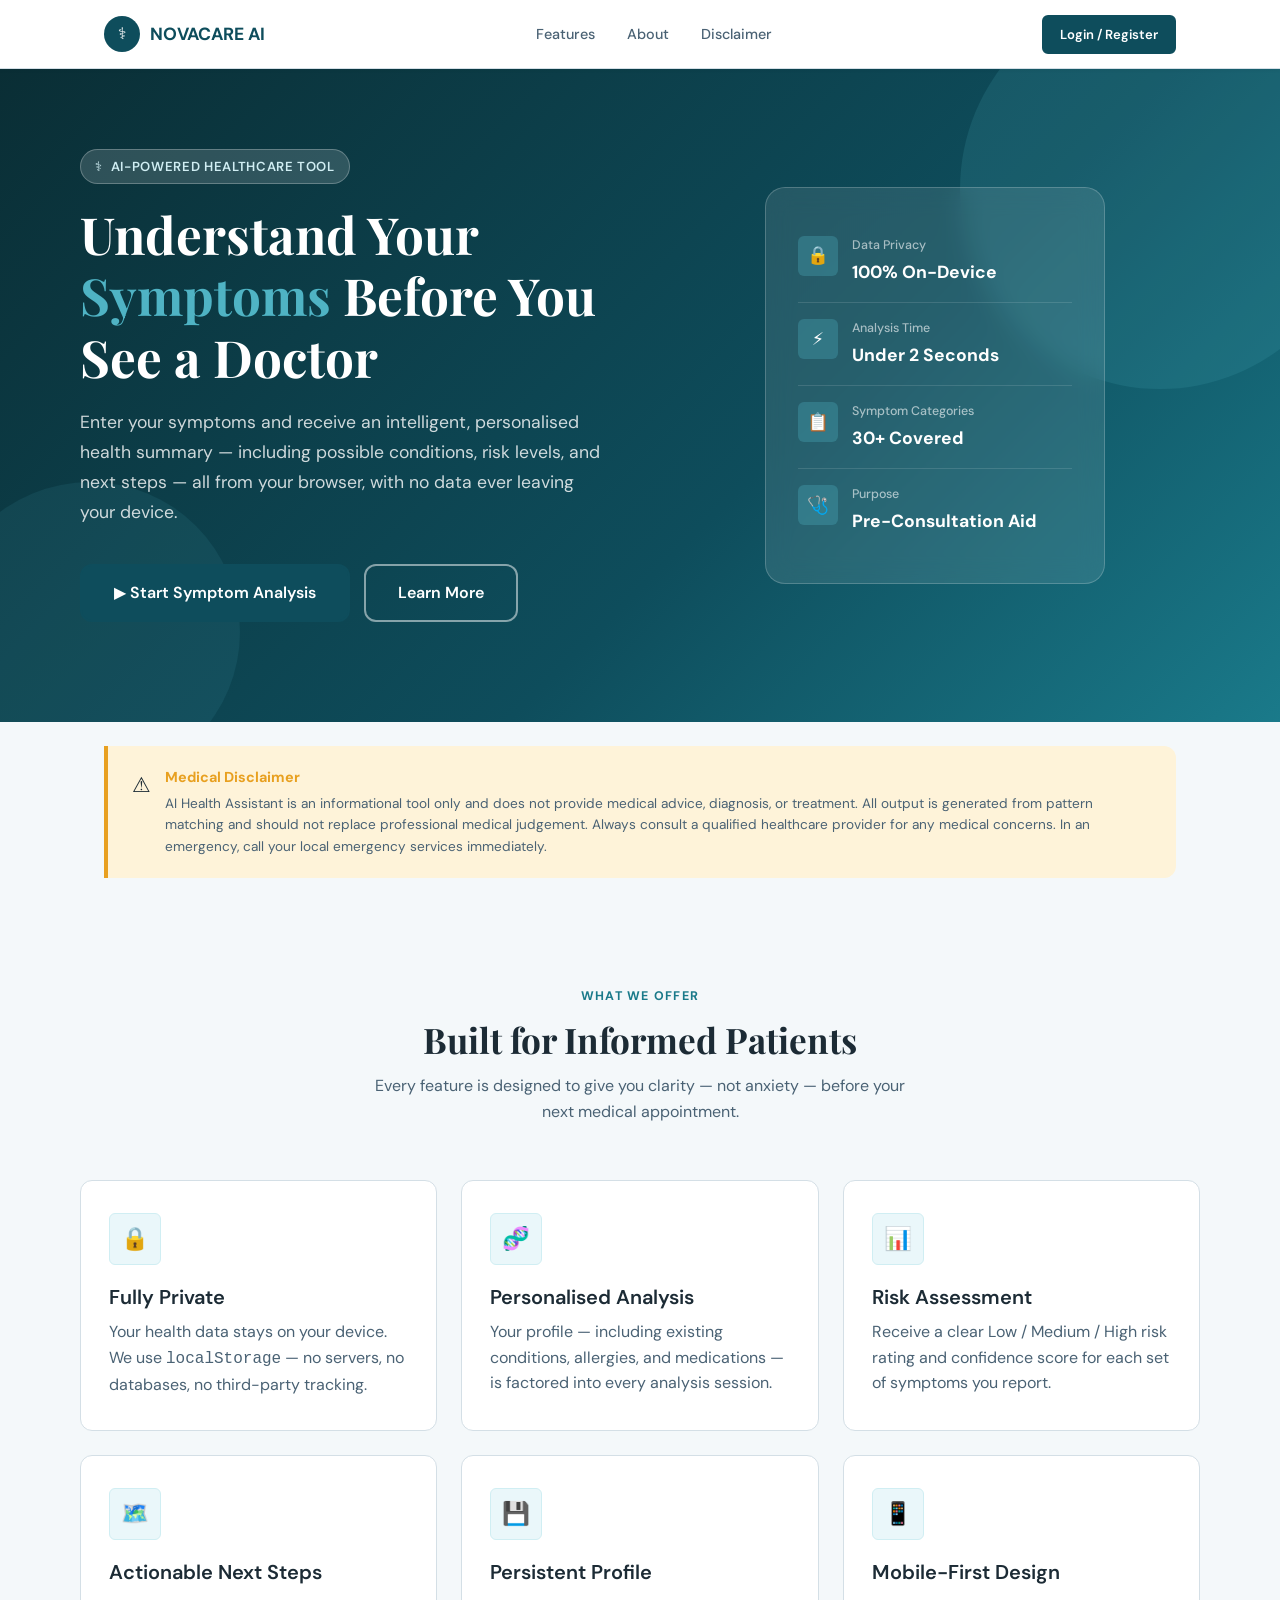
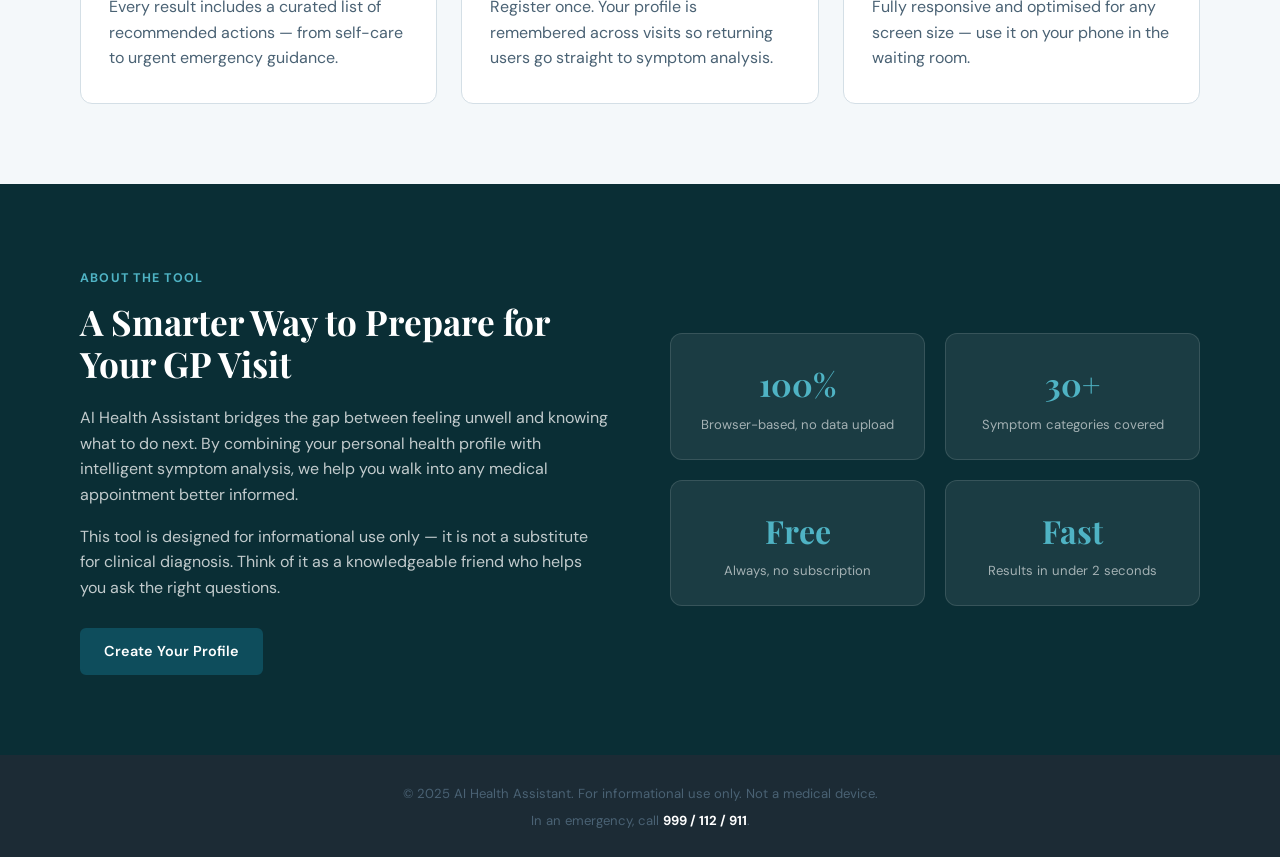
<file: docs/index.html>
<!DOCTYPE html>
<html lang="en">
<head>
  <meta charset="UTF-8" />
  <meta name="viewport" content="width=device-width, initial-scale=1.0" />
  <title>AI Health Assistant — Smart Symptom Analysis</title>
  <link rel="stylesheet" href="style.css" />
</head>
<body data-page="home">

  <!-- ═══════════════════════════════════════
       NAVIGATION
  ═══════════════════════════════════════ -->
  <nav class="navbar" role="navigation" aria-label="Main navigation">
    <div class="nav-inner">
      <!-- Logo -->
      <a href="index.html" class="nav-logo" aria-label="AI Health Assistant home">
        <div class="logo-icon" aria-hidden="true">⚕</div>
        <span>NOVACARE AI</span>
      </a>

      <!-- Desktop links -->
      <ul class="nav-links" role="list">
        <li><a href="#features">Features</a></li>
        <li><a href="#about">About</a></li>
        <li><a href="#disclaimer">Disclaimer</a></li>
      </ul>

      <!-- Desktop CTA area -->
      <div class="nav-cta">
        <span id="nav-welcome" class="nav-welcome" style="display:none" aria-live="polite"></span>
        <button class="btn btn-ghost btn-sm logout-btn" aria-label="Logout">Sign Out</button>
        <a id="login-btn" href="login.html" class="btn btn-primary btn-sm">Login / Register</a>
      </div>

      <!-- Mobile hamburger -->
      <button class="hamburger" id="hamburger" aria-label="Toggle menu" aria-expanded="false">
        <span></span><span></span><span></span>
      </button>
    </div>

    <!-- Mobile menu -->
    <div class="mobile-menu" id="mobile-menu" role="menu">
      <a href="#features" role="menuitem">Features</a>
      <a href="#about" role="menuitem">About</a>
      <a href="#disclaimer" role="menuitem">Disclaimer</a>
      <button class="logout-btn" style="display:none; color:#d94f4f;" role="menuitem">Sign Out</button>
      <a id="login-btn-mobile" href="login.html" role="menuitem">Login / Register</a>
    </div>
  </nav>

  <!-- ═══════════════════════════════════════
       HERO
  ═══════════════════════════════════════ -->
  <section class="hero" aria-labelledby="hero-heading">
    <div class="hero-inner">
      <div class="hero-content">
        <div class="hero-eyebrow" aria-label="Product tag">
          <span>⚕</span> AI-Powered Healthcare Tool
        </div>
        <h1 id="hero-heading">
          Understand Your <span>Symptoms</span> Before You See a Doctor
        </h1>
        <p>
          Enter your symptoms and receive an intelligent, personalised health summary — including possible conditions, risk levels, and next steps — all from your browser, with no data ever leaving your device.
        </p>
        <div class="hero-cta-group">
          <a id="hero-cta-btn" href="login.html" class="btn btn-primary btn-lg">
            ▶  Start Symptom Analysis
          </a>
          <a href="#features" class="btn btn-outline btn-lg" style="border-color:rgba(255,255,255,0.5);color:white;">
            Learn More
          </a>
        </div>
      </div>

      <!-- Decorative stats card (desktop) -->
      <div class="hero-visual" aria-hidden="true">
        <div class="hero-card">
          <div class="hero-card-stat">
            <div class="stat-icon">🔒</div>
            <div>
              <div class="stat-label">Data Privacy</div>
              <div class="stat-value">100% On-Device</div>
            </div>
          </div>
          <div class="hero-card-stat">
            <div class="stat-icon">⚡</div>
            <div>
              <div class="stat-label">Analysis Time</div>
              <div class="stat-value">Under 2 Seconds</div>
            </div>
          </div>
          <div class="hero-card-stat">
            <div class="stat-icon">📋</div>
            <div>
              <div class="stat-label">Symptom Categories</div>
              <div class="stat-value">30+ Covered</div>
            </div>
          </div>
          <div class="hero-card-stat">
            <div class="stat-icon">🩺</div>
            <div>
              <div class="stat-label">Purpose</div>
              <div class="stat-value">Pre-Consultation Aid</div>
            </div>
          </div>
        </div>
      </div>
    </div>
  </section>

  <!-- ═══════════════════════════════════════
       MEDICAL DISCLAIMER BANNER
  ═══════════════════════════════════════ -->
  <div id="disclaimer" role="alert" aria-label="Medical disclaimer" style="padding: 24px 0;">
    <div class="disclaimer">
      <div class="disclaimer-inner">
        <div class="disclaimer-icon">⚠️</div>
        <div>
          <strong>Medical Disclaimer</strong>
          <p>
            AI Health Assistant is an informational tool only and does not provide medical advice, diagnosis, or treatment. All output is generated from pattern matching and should not replace professional medical judgement. Always consult a qualified healthcare provider for any medical concerns. In an emergency, call your local emergency services immediately.
          </p>
        </div>
      </div>
    </div>
  </div>

  <!-- ═══════════════════════════════════════
       FEATURES
  ═══════════════════════════════════════ -->
  <section id="features" class="section" aria-labelledby="features-heading">
    <div class="section-inner">
      <div class="section-header">
        <div class="section-eyebrow">What We Offer</div>
        <h2 id="features-heading">Built for Informed Patients</h2>
        <p>Every feature is designed to give you clarity — not anxiety — before your next medical appointment.</p>
      </div>

      <div class="features-grid">

        <div class="feature-card">
          <div class="feature-icon" aria-hidden="true">🔒</div>
          <h3>Fully Private</h3>
          <p>Your health data stays on your device. We use <code>localStorage</code> — no servers, no databases, no third-party tracking.</p>
        </div>

        <div class="feature-card">
          <div class="feature-icon" aria-hidden="true">🧬</div>
          <h3>Personalised Analysis</h3>
          <p>Your profile — including existing conditions, allergies, and medications — is factored into every analysis session.</p>
        </div>

        <div class="feature-card">
          <div class="feature-icon" aria-hidden="true">📊</div>
          <h3>Risk Assessment</h3>
          <p>Receive a clear Low / Medium / High risk rating and confidence score for each set of symptoms you report.</p>
        </div>

        <div class="feature-card">
          <div class="feature-icon" aria-hidden="true">🗺️</div>
          <h3>Actionable Next Steps</h3>
          <p>Every result includes a curated list of recommended actions — from self-care to urgent emergency guidance.</p>
        </div>

        <div class="feature-card">
          <div class="feature-icon" aria-hidden="true">💾</div>
          <h3>Persistent Profile</h3>
          <p>Register once. Your profile is remembered across visits so returning users go straight to symptom analysis.</p>
        </div>

        <div class="feature-card">
          <div class="feature-icon" aria-hidden="true">📱</div>
          <h3>Mobile-First Design</h3>
          <p>Fully responsive and optimised for any screen size — use it on your phone in the waiting room.</p>
        </div>

      </div>
    </div>
  </section>

  <!-- ═══════════════════════════════════════
       ABOUT
  ═══════════════════════════════════════ -->
  <section id="about" class="section about-section" aria-labelledby="about-heading">
    <div class="section-inner">
      <div class="about-grid">
        <div>
          <div class="section-eyebrow" style="color:var(--teal-300)">About the Tool</div>
          <h2 id="about-heading">A Smarter Way to Prepare for Your GP Visit</h2>
          <p>AI Health Assistant bridges the gap between feeling unwell and knowing what to do next. By combining your personal health profile with intelligent symptom analysis, we help you walk into any medical appointment better informed.</p>
          <p>This tool is designed for informational use only — it is not a substitute for clinical diagnosis. Think of it as a knowledgeable friend who helps you ask the right questions.</p>
          <div style="margin-top:28px; display:flex; gap:14px; flex-wrap:wrap;">
            <a href="login.html" class="btn btn-primary">Create Your Profile</a>
          </div>
        </div>

        <div class="about-stats" aria-label="Key statistics">
          <div class="about-stat">
            <div class="about-stat-num">100%</div>
            <div class="about-stat-label">Browser-based, no data upload</div>
          </div>
          <div class="about-stat">
            <div class="about-stat-num">30+</div>
            <div class="about-stat-label">Symptom categories covered</div>
          </div>
          <div class="about-stat">
            <div class="about-stat-num">Free</div>
            <div class="about-stat-label">Always, no subscription</div>
          </div>
          <div class="about-stat">
            <div class="about-stat-num">Fast</div>
            <div class="about-stat-label">Results in under 2 seconds</div>
          </div>
        </div>
      </div>
    </div>
  </section>

  <!-- ═══════════════════════════════════════
       FOOTER
  ═══════════════════════════════════════ -->
  <footer role="contentinfo">
    <p>© 2025 AI Health Assistant. For informational use only. Not a medical device.</p>
    <p style="margin-top:6px;">In an emergency, call <strong style="color:white;">999 / 112 / 911</strong>.</p>
  </footer>

  <script src="script.js"></script>
</body>
</html>
</file>
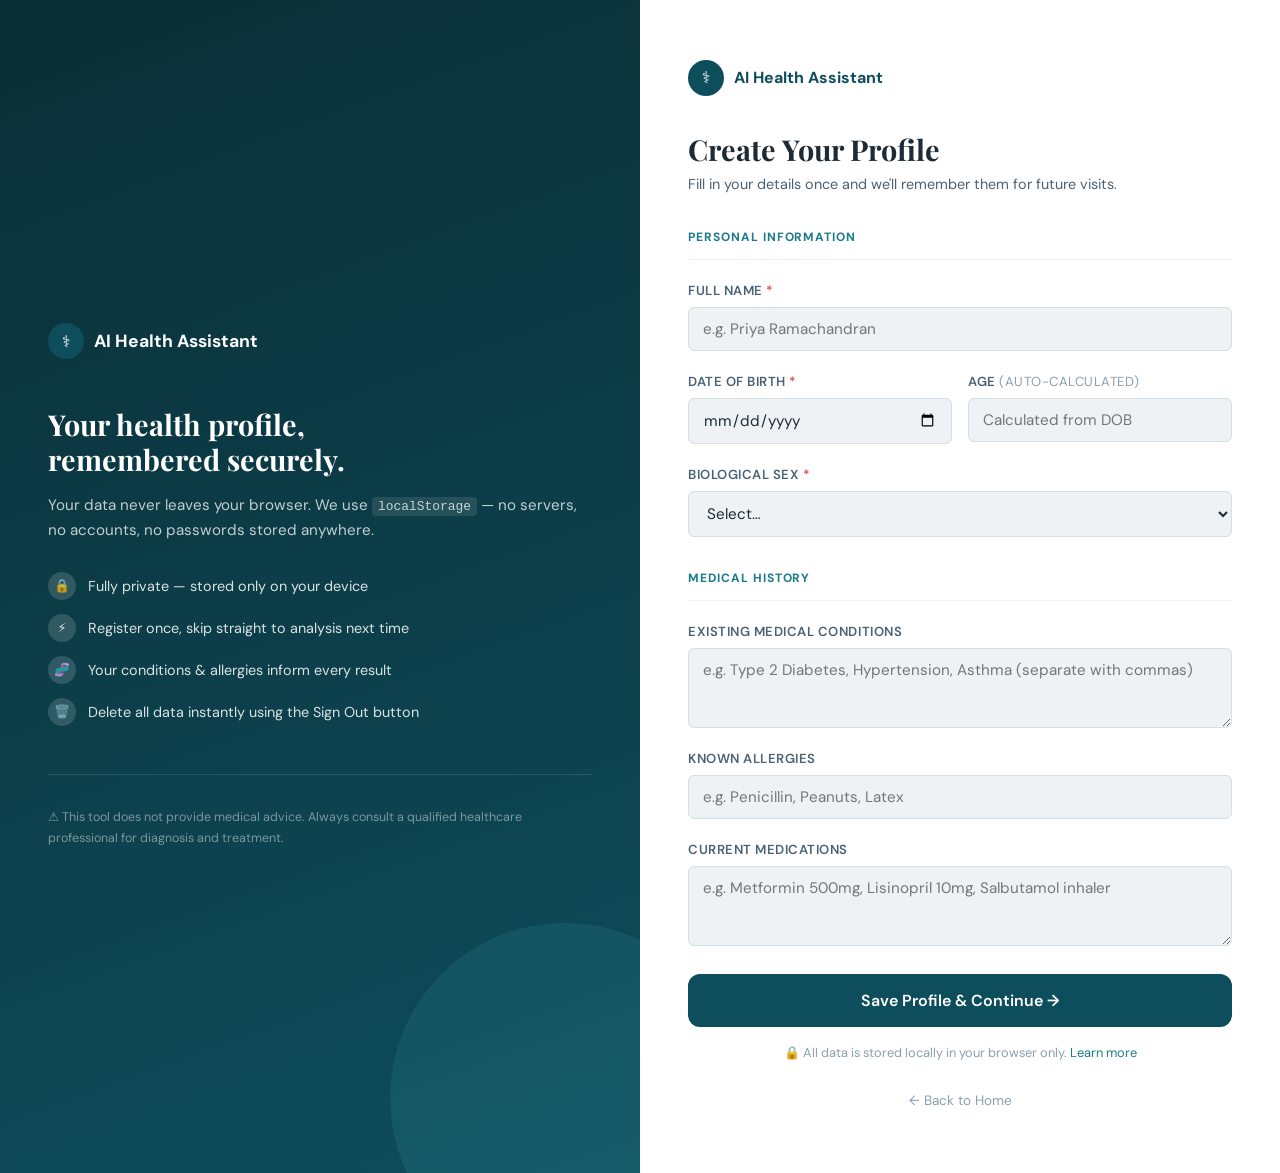
<file: docs/login.html>
<!DOCTYPE html>
<html lang="en">
<head>
  <meta charset="UTF-8" />
  <meta name="viewport" content="width=device-width, initial-scale=1.0" />
  <title>Create Profile — AI Health Assistant</title>
  <link rel="stylesheet" href="style.css" />
</head>
<body data-page="login">

  <div class="auth-page">

    <!-- ═══════════════════════════════════════
         LEFT PANEL — Brand / Info
    ═══════════════════════════════════════ -->
    <aside class="auth-left" aria-label="Product information">
      <div style="position:relative;z-index:1;">
        <a href="index.html" class="nav-logo" style="margin-bottom:48px; display:flex;">
          <div class="logo-icon" aria-hidden="true">⚕</div>
          <span style="color:white;">AI Health Assistant</span>
        </a>

        <h2>Your health profile,<br>remembered securely.</h2>
        <p style="margin-top:12px;">
          Your data never leaves your browser. We use <code style="background:rgba(255,255,255,0.1);padding:2px 6px;border-radius:4px;font-size:0.85em;">localStorage</code> — no servers, no accounts, no passwords stored anywhere.
        </p>

        <ul aria-label="Benefits">
          <li>
            <span aria-hidden="true">🔒</span>
            <span>Fully private — stored only on your device</span>
          </li>
          <li>
            <span aria-hidden="true">⚡</span>
            <span>Register once, skip straight to analysis next time</span>
          </li>
          <li>
            <span aria-hidden="true">🧬</span>
            <span>Your conditions & allergies inform every result</span>
          </li>
          <li>
            <span aria-hidden="true">🗑️</span>
            <span>Delete all data instantly using the Sign Out button</span>
          </li>
        </ul>

        <div style="margin-top:48px; padding-top:32px; border-top:1px solid rgba(255,255,255,0.12); font-size:0.78rem; color:rgba(255,255,255,0.45); line-height:1.7;">
          ⚠️ This tool does not provide medical advice. Always consult a qualified healthcare professional for diagnosis and treatment.
        </div>
      </div>
    </aside>

    <!-- ═══════════════════════════════════════
         RIGHT PANEL — Form
    ═══════════════════════════════════════ -->
    <main class="auth-right" role="main">

      <div class="auth-logo">
        <div class="logo-icon" aria-hidden="true">⚕</div>
        <span>AI Health Assistant</span>
      </div>

      <div class="auth-form-header">
        <h1 id="form-heading">Create Your Profile</h1>
        <p>Fill in your details once and we'll remember them for future visits.</p>
      </div>

      <form id="profile-form" novalidate aria-label="Health profile form">

        <!-- Personal Information -->
        <div class="card-section-title">Personal Information</div>
        <div class="form-grid">

          <div class="form-group full">
            <label for="fullName">Full Name <span style="color:var(--red-500)">*</span></label>
            <input type="text" id="fullName" name="fullName"
              placeholder="e.g. Priya Ramachandran"
              autocomplete="name" required />
          </div>

          <div class="form-group">
            <label for="dob">Date of Birth <span style="color:var(--red-500)">*</span></label>
            <input type="date" id="dob" name="dob" required />
          </div>

          <div class="form-group">
            <label for="age">Age <span style="color:var(--slate-400); font-weight:400">(auto-calculated)</span></label>
            <input type="text" id="age" name="age" readonly
              placeholder="Calculated from DOB"
              style="background:var(--slate-100);color:var(--slate-500);cursor:default;" />
          </div>

          <div class="form-group full">
            <label for="gender">Biological Sex <span style="color:var(--red-500)">*</span></label>
            <select id="gender" name="gender" required>
              <option value="" disabled selected>Select…</option>
              <option value="Male">Male</option>
              <option value="Female">Female</option>
              <option value="Non-binary">Non-binary</option>
              <option value="Prefer not to say">Prefer not to say</option>
            </select>
          </div>

        </div>

        <!-- Medical History -->
        <div class="card-section-title" style="margin-top:28px;">Medical History</div>
        <div class="form-grid">

          <div class="form-group full">
            <label for="conditions">Existing Medical Conditions</label>
            <textarea id="conditions" name="conditions"
              placeholder="e.g. Type 2 Diabetes, Hypertension, Asthma (separate with commas)"
              rows="2"></textarea>
          </div>

          <div class="form-group full">
            <label for="allergies">Known Allergies</label>
            <input type="text" id="allergies" name="allergies"
              placeholder="e.g. Penicillin, Peanuts, Latex" />
          </div>

          <div class="form-group full">
            <label for="medications">Current Medications</label>
            <textarea id="medications" name="medications"
              placeholder="e.g. Metformin 500mg, Lisinopril 10mg, Salbutamol inhaler"
              rows="2"></textarea>
          </div>

        </div>

        <div class="form-actions">
          <button type="submit" class="btn btn-primary btn-lg btn-full">
            Save Profile &amp; Continue →
          </button>
        </div>

        <p class="form-note">
          <span aria-hidden="true">🔒</span> All data is stored locally in your browser only. <a href="index.html" style="color:var(--teal-500)">Learn more</a>
        </p>

      </form>

      <div style="margin-top:24px; text-align:center;">
        <a href="index.html" style="font-size:0.85rem; color:var(--slate-400);">← Back to Home</a>
      </div>

    </main>
  </div>

  <script src="script.js"></script>
</body>
</html>
</file>
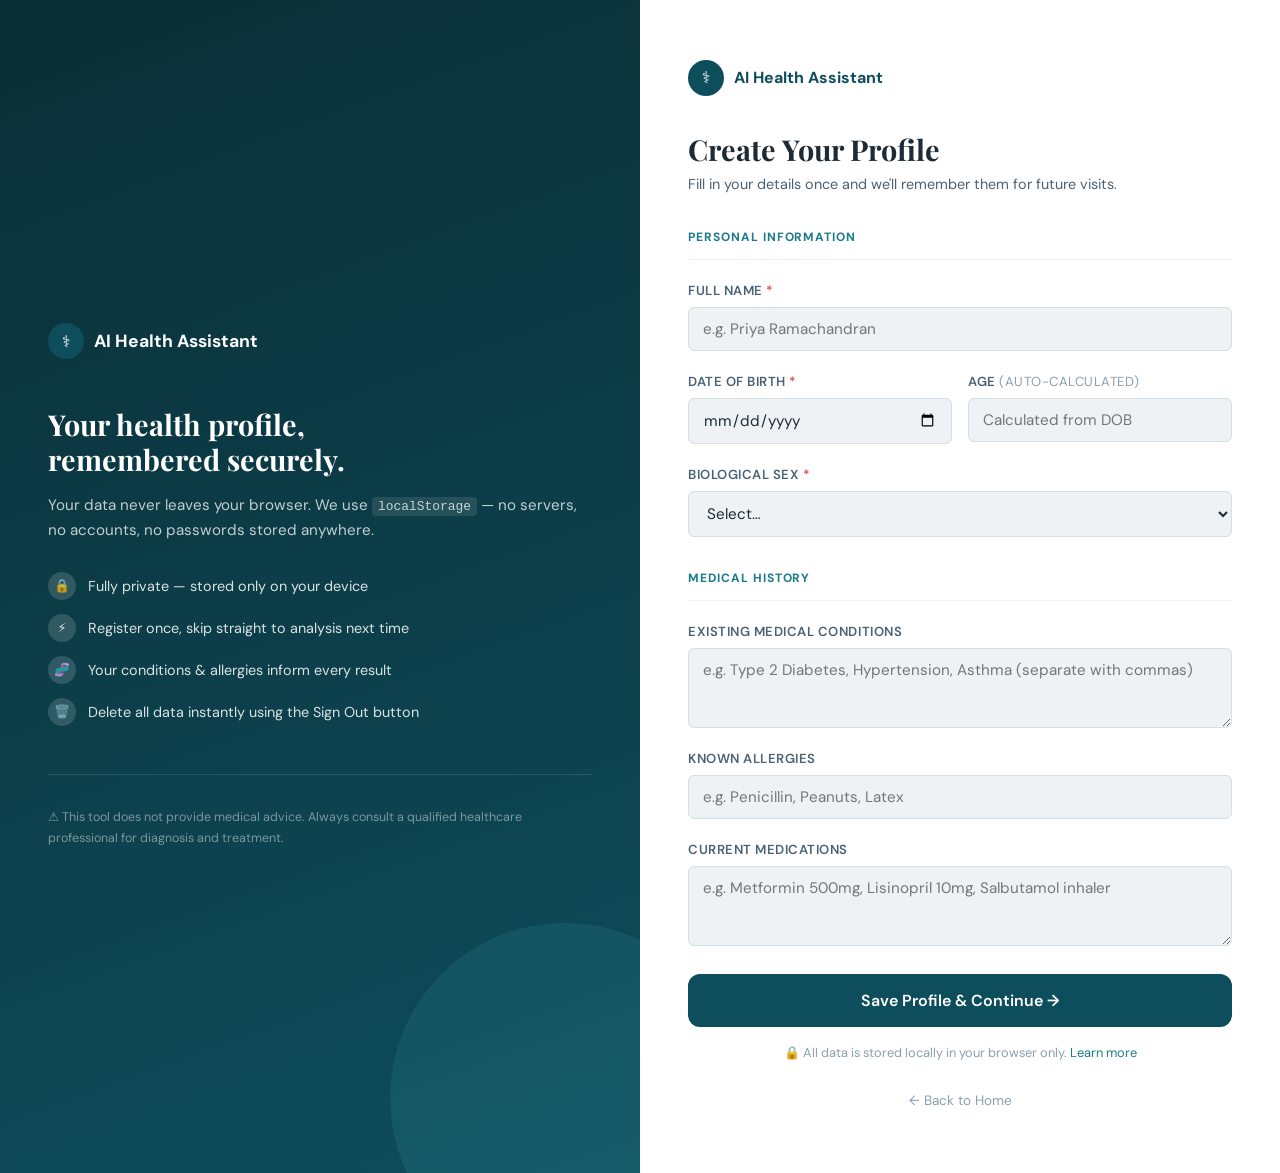
<file: docs/results.html>
<!DOCTYPE html>
<html lang="en">
<head>
  <meta charset="UTF-8" />
  <meta name="viewport" content="width=device-width, initial-scale=1.0" />
  <title>Analysis Results — AI Health Assistant</title>
  <link rel="stylesheet" href="style.css" />
</head>
<body data-page="results">

  <!-- ═══════════════════════════════════════
       NAVIGATION
  ═══════════════════════════════════════ -->
  <nav class="navbar" role="navigation" aria-label="Main navigation">
    <div class="nav-inner">
      <a href="index.html" class="nav-logo" aria-label="AI Health Assistant home">
        <div class="logo-icon" aria-hidden="true">⚕</div>
        <span>AI Health Assistant</span>
      </a>
      <div class="nav-cta">
        <button id="logout-btn" class="btn btn-ghost btn-sm">Sign Out</button>
      </div>
    </div>
  </nav>

  <!-- ═══════════════════════════════════════
       PAGE HEADER
  ═══════════════════════════════════════ -->
  <header class="page-header" role="banner">
    <div class="page-header-inner">
      <h1>Analysis Results</h1>
      <p id="results-patient" style="color:rgba(255,255,255,0.7); margin-top:4px; font-size:0.9rem;">Loading…</p>
    </div>
  </header>

  <main role="main" class="results-page">

    <!-- ═══════════════════════════════════════
         URGENT DISCLAIMER
    ═══════════════════════════════════════ -->
    <div class="results-disclaimer" role="alert" aria-live="assertive">
      <strong>⚠️ Important Medical Disclaimer</strong>
      <p>
        The following is AI-generated informational content only. It does not constitute a medical diagnosis, professional medical advice, or treatment recommendation. Possible conditions listed are based on symptom pattern matching and carry significant uncertainty. Always consult a licensed healthcare professional for any health concern. If you are experiencing a medical emergency, call <strong>999 / 112 / 911</strong> immediately.
      </p>
    </div>

    <!-- ═══════════════════════════════════════
         RESULTS CARDS GRID
    ═══════════════════════════════════════ -->
    <div class="results-grid" aria-label="Analysis results">

      <!-- Risk Level -->
      <div class="result-card" role="region" aria-labelledby="risk-title">
        <div class="result-card-title" id="risk-title">Overall Risk Level</div>
        <div id="risk-level" aria-live="polite">
          <span class="risk-badge risk-low">⏳ Calculating…</span>
        </div>
        <p style="margin-top:12px; font-size:0.83rem; color:var(--slate-400);">
          Risk level is based on reported symptoms and severity. High severity or certain symptom patterns elevate the rating.
        </p>
      </div>

      <!-- Confidence Score -->
      <div class="result-card" role="region" aria-labelledby="conf-title">
        <div class="result-card-title" id="conf-title">Confidence Score</div>
        <div style="display:flex; align-items:baseline; gap:8px;">
          <span id="confidence-num" style="font-size:2.2rem; font-weight:700; font-family:var(--font-display); color:var(--teal-700);" aria-live="polite">—</span>
          <span style="font-size:0.85rem; color:var(--slate-400);">match certainty</span>
        </div>
        <div class="confidence-bar-wrap" aria-label="Confidence bar">
          <div class="confidence-bar-track">
            <div class="confidence-bar-fill" id="confidence-fill" style="width:0%" role="progressbar" aria-valuemin="0" aria-valuemax="100"></div>
          </div>
          <div class="confidence-label">
            <span>Low</span><span>High</span>
          </div>
        </div>
        <p style="font-size:0.8rem; color:var(--slate-400); margin-top:8px;">
          Confidence reflects how closely your symptoms match known condition patterns. Lower scores indicate broader diagnostic uncertainty.
        </p>
      </div>

      <!-- Possible Conditions -->
      <div class="result-card full" role="region" aria-labelledby="cond-title">
        <div class="result-card-title" id="cond-title">Possible Conditions</div>
        <p style="font-size:0.83rem; color:var(--slate-400); margin-bottom:16px;">
          Listed by estimated probability. These are educational possibilities — not diagnoses.
        </p>
        <div class="conditions-list" id="conditions-list" aria-live="polite">
          <!-- Populated by JS -->
        </div>
      </div>

      <!-- Symptom Summary -->
      <div class="result-card" role="region" aria-labelledby="symp-title">
        <div class="result-card-title" id="symp-title">Your Symptom Report</div>
        <div class="symptom-summary" id="symptom-summary" aria-live="polite">
          <!-- Populated by JS -->
        </div>
      </div>

      <!-- Recommended Actions -->
      <div class="result-card" role="region" aria-labelledby="action-title">
        <div class="result-card-title" id="action-title">Recommended Actions</div>
        <p style="font-size:0.83rem; color:var(--slate-400); margin-bottom:16px;">
          Follow these steps — and always verify with a healthcare provider.
        </p>
        <div class="action-steps" id="action-steps" aria-live="polite">
          <!-- Populated by JS -->
        </div>
      </div>

    </div>

    <!-- ═══════════════════════════════════════
         ACTIONS BAR
    ═══════════════════════════════════════ -->
    <div class="results-actions" role="navigation" aria-label="Post-results actions">
      <button id="new-analysis-btn" class="btn btn-primary btn-lg">
        🔄  Run New Analysis
      </button>
      <a href="login.html" class="btn btn-outline btn-lg">
        ✏️  Update My Profile
      </a>
      <a href="index.html" class="btn btn-ghost btn-lg">
        ← Back to Home
      </a>
    </div>

    <!-- Emergency callout -->
    <div style="max-width:900px; margin:0 auto 60px; padding:0 24px;">
      <div style="background:var(--red-100); border:1px solid var(--red-500); border-radius:var(--radius-md); padding:20px 24px; display:flex; gap:14px; align-items:center;">
        <span style="font-size:2rem;" aria-hidden="true">🚨</span>
        <div>
          <strong style="color:var(--red-500); font-size:0.95rem;">If you are in immediate danger or having a medical emergency:</strong>
          <p style="font-size:0.88rem; margin-top:4px; color:var(--slate-700);">
            Stop using this tool and call emergency services immediately — <strong>999</strong> (UK) · <strong>112</strong> (EU) · <strong>911</strong> (US/Canada).
          </p>
        </div>
      </div>
    </div>

  </main>

  <footer role="contentinfo">
    <p>© 2025 AI Health Assistant. For informational use only. Not a medical device.</p>
    <p style="margin-top:6px;">In an emergency, call <strong style="color:white;">999 / 112 / 911</strong>.</p>
  </footer>

  <script src="script.js"></script>
</body>
</html>
</file>
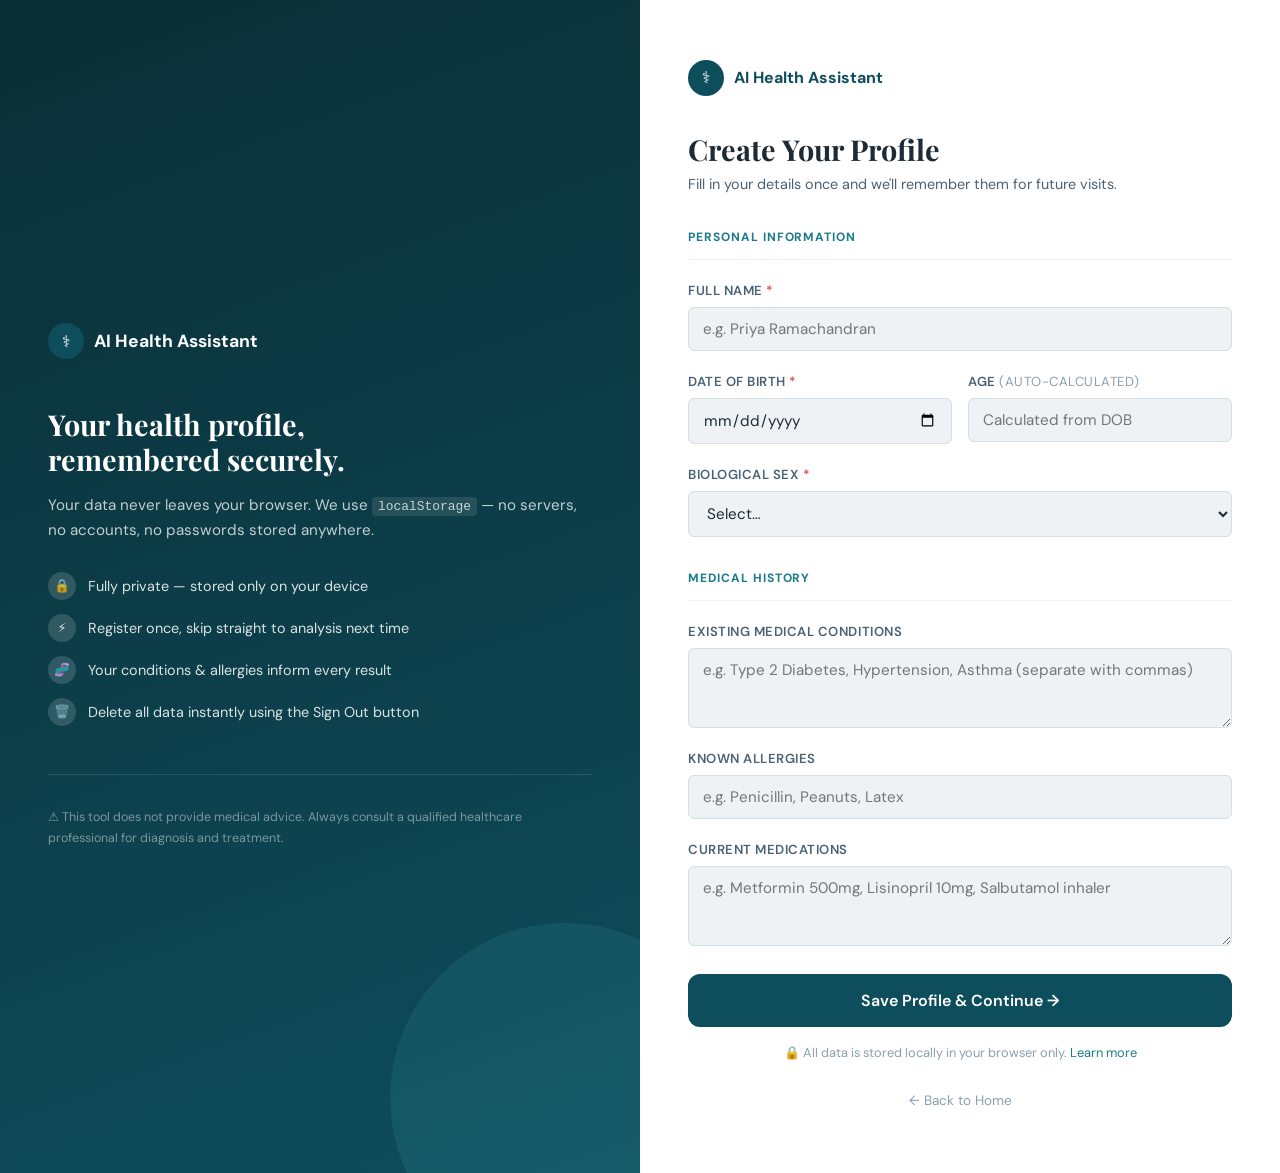
<file: docs/symptoms.html>
<!DOCTYPE html>
<html lang="en">
<head>
  <meta charset="UTF-8" />
  <meta name="viewport" content="width=device-width, initial-scale=1.0" />
  <title>Symptom Analysis — AI Health Assistant</title>
  <link rel="stylesheet" href="style.css" />
</head>
<body data-page="symptoms">

  <!-- ═══════════════════════════════════════
       NAVIGATION
  ═══════════════════════════════════════ -->
  <nav class="navbar" role="navigation" aria-label="Main navigation">
    <div class="nav-inner">
      <a href="index.html" class="nav-logo" aria-label="AI Health Assistant home">
        <div class="logo-icon" aria-hidden="true">⚕</div>
        <span>AI Health Assistant</span>
      </a>
      <div class="nav-cta">
        <button id="logout-btn" class="btn btn-ghost btn-sm">Sign Out</button>
      </div>
    </div>
  </nav>

  <!-- ═══════════════════════════════════════
       PAGE HEADER
  ═══════════════════════════════════════ -->
  <header class="page-header" role="banner">
    <div class="page-header-inner">
      <h1>Symptom Analysis</h1>
      <p>Describe what you're experiencing and we'll generate a personalised health summary.</p>
    </div>
  </header>

  <main role="main" class="symptom-page">

    <!-- ═══════════════════════════════════════
         USER PROFILE BANNER
    ═══════════════════════════════════════ -->
    <div class="user-profile-banner" aria-label="Your health profile" role="region">
      <div class="profile-avatar" id="banner-avatar" aria-hidden="true">?</div>

      <div class="profile-info">
        <h3 id="banner-name">Loading…</h3>
        <div class="profile-meta">
          <span class="profile-tag" id="banner-age-gender">—</span>
        </div>
      </div>

      <div class="profile-conditions">
        <div class="profile-conditions-label">Existing Conditions</div>
        <div id="banner-conditions">—</div>
        <div class="profile-conditions-label" style="margin-top:10px;">Allergies</div>
        <div id="banner-allergies" style="font-size:0.82rem; color:var(--slate-600);">—</div>
      </div>
    </div>

    <!-- ═══════════════════════════════════════
         SYMPTOM FORM
    ═══════════════════════════════════════ -->
    <div class="symptom-form-wrap">
      <form id="symptom-form" class="card" novalidate aria-label="Symptom entry form">

        <!-- Symptom Description -->
        <div class="card-section-title">Describe Your Symptoms</div>
        <div class="form-group" style="margin-bottom:20px;">
          <label for="symptoms">What symptoms are you experiencing? <span style="color:var(--red-500)">*</span></label>
          <textarea id="symptoms" name="symptoms" rows="4"
            placeholder="e.g. I have a persistent headache on the left side of my head, along with mild nausea and light sensitivity. My vision feels slightly blurred."
            required></textarea>
        </div>

        <!-- Duration -->
        <div class="form-grid" style="margin-bottom:20px;">
          <div class="form-group">
            <label for="duration">How long have you had these symptoms? <span style="color:var(--red-500)">*</span></label>
            <input type="text" id="duration" name="duration"
              placeholder="e.g. 2 days, since this morning" required />
          </div>

          <!-- Severity -->
          <div class="form-group">
            <label>Severity Level <span style="color:var(--red-500)">*</span></label>
            <div class="severity-group" role="radiogroup" aria-label="Symptom severity">
              <input class="severity-option" type="radio" name="severity" id="sev-low" value="low" />
              <label class="severity-label" for="sev-low">😌 Low</label>

              <input class="severity-option" type="radio" name="severity" id="sev-medium" value="medium" />
              <label class="severity-label" for="sev-medium">😟 Medium</label>

              <input class="severity-option" type="radio" name="severity" id="sev-high" value="high" />
              <label class="severity-label" for="sev-high">😰 High</label>
            </div>
          </div>
        </div>

        <!-- Additional Notes -->
        <div class="form-group" style="margin-bottom:8px;">
          <label for="notes">Additional Notes <span style="color:var(--slate-400); font-weight:400">(optional)</span></label>
          <textarea id="notes" name="notes" rows="2"
            placeholder="e.g. Symptoms are worse in the morning. I haven't slept well. No recent travel or change in diet."></textarea>
        </div>

        <!-- Info note -->
        <div class="analyze-note" role="note">
          <span aria-hidden="true">ℹ️</span>
          <span>Your existing conditions and allergies are automatically considered in the analysis.</span>
        </div>

        <!-- Disclaimer -->
        <div class="disclaimer" style="margin: 20px 0 0; max-width:100%;" role="alert">
          <div class="disclaimer-inner">
            <div class="disclaimer-icon">⚠️</div>
            <div>
              <strong>Not a Medical Diagnosis</strong>
              <p>Results are informational only. Always verify with a qualified healthcare professional.</p>
            </div>
          </div>
        </div>

        <div class="form-actions">
          <button id="analyze-btn" type="submit" class="btn btn-primary btn-lg btn-full">
            🔍  Analyse My Symptoms
          </button>
        </div>

      </form>
    </div>

  </main>

  <footer role="contentinfo">
    <p>© 2025 AI Health Assistant. For informational use only. In an emergency, call <strong style="color:white;">999 / 112 / 911</strong>.</p>
  </footer>

  <script src="script.js"></script>
</body>
</html>
</file>
<file: docs/style.css>
/* =========================================
   AI Health Assistant — Global Stylesheet
   Palette: Deep teal, soft arctic white, warm slate, alert amber
   Typography: 'DM Sans' (utility) + 'Playfair Display' (display)
   ========================================= */

/* --- Google Fonts Import --- */
@import url('https://fonts.googleapis.com/css2?family=DM+Sans:wght@300;400;500;600;700&family=Playfair+Display:wght@600;700&display=swap');

/* --- CSS Variables / Design Tokens --- */
:root {
  --teal-900: #0a2e35;
  --teal-700: #0e4d5c;
  --teal-500: #1a7a8a;
  --teal-300: #4fb3c4;
  --teal-100: #d0eef3;
  --teal-50:  #eaf7fa;

  --slate-900: #1c2b35;
  --slate-600: #4a6274;
  --slate-400: #8aa0ae;
  --slate-200: #d4dfe6;
  --slate-100: #eef2f5;

  --amber-500: #e8a020;
  --amber-100: #fef3d9;

  --red-500: #d94f4f;
  --red-100: #fde8e8;

  --green-500: #3a9e72;
  --green-100: #d8f4e9;

  --white: #ffffff;
  --body-bg: #f4f8fa;

  --font-display: 'Playfair Display', Georgia, serif;
  --font-body: 'DM Sans', system-ui, sans-serif;

  --radius-sm: 6px;
  --radius-md: 12px;
  --radius-lg: 20px;

  --shadow-sm: 0 1px 4px rgba(10,46,53,0.08);
  --shadow-md: 0 4px 16px rgba(10,46,53,0.12);
  --shadow-lg: 0 8px 32px rgba(10,46,53,0.16);

  --transition: 0.2s ease;
}

/* --- Reset & Base --- */
*, *::before, *::after { box-sizing: border-box; margin: 0; padding: 0; }

html { scroll-behavior: smooth; font-size: 16px; }

body {
  font-family: var(--font-body);
  background: var(--body-bg);
  color: var(--slate-900);
  line-height: 1.6;
  min-height: 100vh;
}

img { max-width: 100%; display: block; }
a { color: inherit; text-decoration: none; }
ul { list-style: none; }

/* --- Typography Scale --- */
h1, h2, h3, h4 { font-family: var(--font-display); line-height: 1.2; }
h1 { font-size: clamp(2rem, 5vw, 3.2rem); }
h2 { font-size: clamp(1.5rem, 3vw, 2.2rem); }
h3 { font-size: 1.25rem; font-family: var(--font-body); font-weight: 600; }
p  { color: var(--slate-600); }

/* =========================================
   NAVIGATION
   ========================================= */
.navbar {
  position: sticky;
  top: 0;
  z-index: 100;
  background: var(--white);
  border-bottom: 1px solid var(--slate-200);
  box-shadow: var(--shadow-sm);
}
.nav-inner {
  max-width: 1120px;
  margin: 0 auto;
  padding: 0 24px;
  height: 68px;
  display: flex;
  align-items: center;
  justify-content: space-between;
  gap: 16px;
}
.nav-logo {
  display: flex;
  align-items: center;
  gap: 10px;
  font-weight: 700;
  font-size: 1.1rem;
  color: var(--teal-700);
  white-space: nowrap;
}
.nav-logo .logo-icon {
  width: 36px; height: 36px;
  background: var(--teal-700);
  border-radius: 50%;
  display: flex; align-items: center; justify-content: center;
  color: white; font-size: 1rem;
  flex-shrink: 0;
}
.nav-links {
  display: flex;
  align-items: center;
  gap: 32px;
}
.nav-links a {
  font-size: 0.9rem;
  font-weight: 500;
  color: var(--slate-600);
  transition: color var(--transition);
}
.nav-links a:hover { color: var(--teal-500); }

.nav-cta {
  display: flex;
  align-items: center;
  gap: 12px;
  flex-shrink: 0;
}

/* Hamburger (mobile) */
.hamburger {
  display: none;
  flex-direction: column;
  gap: 5px;
  background: none;
  border: none;
  cursor: pointer;
  padding: 4px;
}
.hamburger span {
  display: block;
  width: 24px; height: 2px;
  background: var(--slate-900);
  border-radius: 2px;
  transition: var(--transition);
}
.mobile-menu {
  display: none;
  flex-direction: column;
  gap: 0;
  background: var(--white);
  border-top: 1px solid var(--slate-200);
  padding: 12px 24px 20px;
}
.mobile-menu a, .mobile-menu button {
  padding: 12px 0;
  font-size: 1rem;
  font-weight: 500;
  color: var(--slate-700);
  border-bottom: 1px solid var(--slate-100);
  text-align: left;
  background: none; border-left: none; border-right: none; border-top: none;
  cursor: pointer;
  width: 100%;
}
.mobile-menu.open { display: flex; }

/* Welcome banner in nav */
.nav-welcome {
  font-size: 0.85rem;
  color: var(--teal-700);
  font-weight: 600;
  background: var(--teal-50);
  padding: 6px 12px;
  border-radius: 20px;
  white-space: nowrap;
}

/* =========================================
   BUTTONS
   ========================================= */
.btn {
  display: inline-flex;
  align-items: center;
  gap: 8px;
  padding: 10px 22px;
  border-radius: var(--radius-sm);
  font-family: var(--font-body);
  font-size: 0.9rem;
  font-weight: 600;
  cursor: pointer;
  border: 2px solid transparent;
  transition: all var(--transition);
  white-space: nowrap;
  text-align: center;
  justify-content: center;
}
.btn-primary {
  background: var(--teal-700);
  color: var(--white);
  border-color: var(--teal-700);
}
.btn-primary:hover {
  background: var(--teal-900);
  border-color: var(--teal-900);
  transform: translateY(-1px);
  box-shadow: var(--shadow-md);
}
.btn-outline {
  background: transparent;
  color: var(--teal-700);
  border-color: var(--teal-700);
}
.btn-outline:hover {
  background: var(--teal-700);
  color: var(--white);
}
.btn-ghost {
  background: transparent;
  color: var(--slate-600);
  border-color: var(--slate-200);
}
.btn-ghost:hover { background: var(--slate-100); color: var(--slate-900); }

.btn-lg { padding: 14px 32px; font-size: 1rem; border-radius: var(--radius-md); }
.btn-sm { padding: 7px 16px; font-size: 0.82rem; }
.btn-full { width: 100%; }
.btn-danger { background: var(--red-500); border-color: var(--red-500); color: white; }
.btn-danger:hover { background: #b83c3c; border-color: #b83c3c; }

/* =========================================
   HERO SECTION
   ========================================= */
.hero {
  background: linear-gradient(135deg, var(--teal-900) 0%, var(--teal-700) 60%, var(--teal-500) 100%);
  color: var(--white);
  padding: 80px 24px 100px;
  position: relative;
  overflow: hidden;
}
.hero::before {
  content: '';
  position: absolute;
  top: -80px; right: -80px;
  width: 400px; height: 400px;
  background: rgba(79,179,196,0.15);
  border-radius: 50%;
}
.hero::after {
  content: '';
  position: absolute;
  bottom: -60px; left: -60px;
  width: 300px; height: 300px;
  background: rgba(79,179,196,0.1);
  border-radius: 50%;
}
.hero-inner {
  max-width: 1120px;
  margin: 0 auto;
  display: grid;
  grid-template-columns: 1fr 1fr;
  align-items: center;
  gap: 60px;
  position: relative;
  z-index: 1;
}
.hero-eyebrow {
  display: inline-flex;
  align-items: center;
  gap: 8px;
  background: rgba(255,255,255,0.15);
  border: 1px solid rgba(255,255,255,0.25);
  color: var(--teal-100);
  padding: 6px 14px;
  border-radius: 20px;
  font-size: 0.82rem;
  font-weight: 600;
  letter-spacing: 0.05em;
  text-transform: uppercase;
  margin-bottom: 20px;
}
.hero h1 {
  color: var(--white);
  margin-bottom: 20px;
}
.hero h1 span { color: var(--teal-300); }
.hero p {
  color: rgba(255,255,255,0.8);
  font-size: 1.1rem;
  margin-bottom: 36px;
  line-height: 1.7;
}
.hero-cta-group {
  display: flex;
  gap: 14px;
  flex-wrap: wrap;
}
.hero-visual {
  display: flex;
  justify-content: center;
}
.hero-card {
  background: rgba(255,255,255,0.1);
  backdrop-filter: blur(12px);
  border: 1px solid rgba(255,255,255,0.2);
  border-radius: var(--radius-lg);
  padding: 32px;
  width: 100%;
  max-width: 340px;
}
.hero-card-stat {
  display: flex;
  align-items: flex-start;
  gap: 14px;
  padding: 16px 0;
  border-bottom: 1px solid rgba(255,255,255,0.12);
}
.hero-card-stat:last-child { border-bottom: none; }
.stat-icon {
  width: 40px; height: 40px;
  background: rgba(79,179,196,0.3);
  border-radius: var(--radius-sm);
  display: flex; align-items: center; justify-content: center;
  font-size: 1.1rem;
  flex-shrink: 0;
}
.stat-label { font-size: 0.78rem; color: rgba(255,255,255,0.6); font-weight: 500; }
.stat-value { font-size: 1.1rem; color: var(--white); font-weight: 700; margin-top: 2px; }

/* =========================================
   SECTIONS (shared)
   ========================================= */
.section {
  padding: 80px 24px;
}
.section-inner {
  max-width: 1120px;
  margin: 0 auto;
}
.section-header {
  text-align: center;
  margin-bottom: 56px;
}
.section-eyebrow {
  display: inline-block;
  color: var(--teal-500);
  font-size: 0.78rem;
  font-weight: 700;
  letter-spacing: 0.1em;
  text-transform: uppercase;
  margin-bottom: 12px;
}
.section-header h2 { margin-bottom: 12px; }
.section-header p { max-width: 560px; margin: 0 auto; }

/* =========================================
   FEATURES GRID
   ========================================= */
.features-grid {
  display: grid;
  grid-template-columns: repeat(auto-fit, minmax(280px, 1fr));
  gap: 24px;
}
.feature-card {
  background: var(--white);
  border: 1px solid var(--slate-200);
  border-radius: var(--radius-md);
  padding: 32px 28px;
  transition: box-shadow var(--transition), transform var(--transition);
}
.feature-card:hover {
  box-shadow: var(--shadow-md);
  transform: translateY(-3px);
}
.feature-icon {
  width: 52px; height: 52px;
  background: var(--teal-50);
  border-radius: var(--radius-sm);
  display: flex; align-items: center; justify-content: center;
  font-size: 1.4rem;
  margin-bottom: 20px;
  border: 1px solid var(--teal-100);
}
.feature-card h3 { margin-bottom: 10px; color: var(--slate-900); }

/* =========================================
   ABOUT SECTION
   ========================================= */
.about-section {
  background: var(--teal-900);
  color: var(--white);
}
.about-grid {
  display: grid;
  grid-template-columns: 1fr 1fr;
  gap: 60px;
  align-items: center;
}
.about-section h2 { color: var(--white); margin-bottom: 20px; }
.about-section p { color: rgba(255,255,255,0.75); margin-bottom: 16px; }
.about-stats {
  display: grid;
  grid-template-columns: 1fr 1fr;
  gap: 20px;
}
.about-stat {
  background: rgba(255,255,255,0.07);
  border: 1px solid rgba(255,255,255,0.12);
  border-radius: var(--radius-md);
  padding: 24px 20px;
  text-align: center;
}
.about-stat-num {
  font-family: var(--font-display);
  font-size: 2rem;
  color: var(--teal-300);
  font-weight: 700;
}
.about-stat-label { font-size: 0.82rem; color: rgba(255,255,255,0.6); margin-top: 4px; }

/* =========================================
   DISCLAIMER
   ========================================= */
.disclaimer {
  background: var(--amber-100);
  border-left: 4px solid var(--amber-500);
  border-radius: 0 var(--radius-md) var(--radius-md) 0;
  padding: 20px 24px;
  margin: 0 24px;
  max-width: 1072px;
  margin-left: auto;
  margin-right: auto;
}
.disclaimer-inner {
  display: flex;
  gap: 14px;
  align-items: flex-start;
}
.disclaimer-icon { font-size: 1.3rem; flex-shrink: 0; margin-top: 2px; }
.disclaimer strong { color: var(--amber-500); display: block; margin-bottom: 4px; font-size: 0.9rem; }
.disclaimer p { font-size: 0.85rem; color: var(--slate-600); margin: 0; }

/* =========================================
   FOOTER
   ========================================= */
footer {
  background: var(--slate-900);
  color: rgba(255,255,255,0.5);
  text-align: center;
  padding: 28px 24px;
  font-size: 0.82rem;
}
footer a { color: var(--teal-300); }

/* =========================================
   AUTH / LOGIN PAGE
   ========================================= */
.auth-page {
  min-height: 100vh;
  display: flex;
  align-items: stretch;
}
.auth-left {
  flex: 1;
  background: linear-gradient(160deg, var(--teal-900), var(--teal-700));
  padding: 60px 48px;
  display: flex;
  flex-direction: column;
  justify-content: center;
  color: white;
  position: relative;
  overflow: hidden;
}
.auth-left::after {
  content: '';
  position: absolute;
  bottom: -100px; right: -100px;
  width: 350px; height: 350px;
  background: rgba(79,179,196,0.12);
  border-radius: 50%;
}
.auth-left h2 { color: white; font-size: 1.8rem; margin-bottom: 16px; }
.auth-left p { color: rgba(255,255,255,0.75); font-size: 0.95rem; line-height: 1.7; }
.auth-left ul { margin-top: 28px; display: flex; flex-direction: column; gap: 14px; }
.auth-left li {
  display: flex; align-items: center; gap: 12px;
  color: rgba(255,255,255,0.85);
  font-size: 0.9rem;
}
.auth-left li span:first-child {
  width: 28px; height: 28px;
  background: rgba(255,255,255,0.15);
  border-radius: 50%;
  display: flex; align-items: center; justify-content: center;
  font-size: 0.8rem;
  flex-shrink: 0;
}
.auth-right {
  flex: 1;
  background: var(--white);
  padding: 60px 48px;
  display: flex;
  flex-direction: column;
  justify-content: center;
  overflow-y: auto;
}
.auth-logo { display: flex; align-items: center; gap: 10px; margin-bottom: 36px; }
.auth-logo .logo-icon {
  width: 36px; height: 36px;
  background: var(--teal-700); border-radius: 50%;
  display: flex; align-items: center; justify-content: center;
  color: white; font-size: 1rem;
}
.auth-logo span { font-weight: 700; color: var(--teal-700); font-size: 1rem; }
.auth-form-header { margin-bottom: 32px; }
.auth-form-header h1 {
  font-size: 1.8rem; font-family: var(--font-display);
  color: var(--slate-900); margin-bottom: 6px;
}
.auth-form-header p { font-size: 0.9rem; }

/* =========================================
   FORMS
   ========================================= */
.form-grid {
  display: grid;
  grid-template-columns: 1fr 1fr;
  gap: 16px;
}
.form-group {
  display: flex;
  flex-direction: column;
  gap: 6px;
  margin-bottom: 4px;
}
.form-group.full { grid-column: 1 / -1; }
label {
  font-size: 0.82rem;
  font-weight: 600;
  color: var(--slate-600);
  text-transform: uppercase;
  letter-spacing: 0.04em;
}
input, select, textarea {
  font-family: var(--font-body);
  font-size: 0.95rem;
  color: var(--slate-900);
  background: var(--slate-100);
  border: 1.5px solid var(--slate-200);
  border-radius: var(--radius-sm);
  padding: 11px 14px;
  width: 100%;
  transition: border-color var(--transition), box-shadow var(--transition);
  outline: none;
}
input:focus, select:focus, textarea:focus {
  border-color: var(--teal-500);
  box-shadow: 0 0 0 3px rgba(26,122,138,0.12);
  background: var(--white);
}
textarea { resize: vertical; min-height: 80px; }
select { cursor: pointer; }
.form-actions { margin-top: 24px; }
.form-note {
  font-size: 0.8rem;
  color: var(--slate-400);
  text-align: center;
  margin-top: 16px;
}

/* Severity radio group */
.severity-group { display: flex; gap: 12px; flex-wrap: wrap; }
.severity-option { display: none; }
.severity-label {
  padding: 10px 22px;
  border-radius: var(--radius-sm);
  border: 2px solid var(--slate-200);
  cursor: pointer;
  font-weight: 600;
  font-size: 0.88rem;
  transition: all var(--transition);
  color: var(--slate-600);
}
.severity-option:checked + .severity-label {
  border-color: var(--teal-500);
  background: var(--teal-50);
  color: var(--teal-700);
}
input[value="low"]:checked + .severity-label { border-color: var(--green-500); background: var(--green-100); color: var(--green-500); }
input[value="medium"]:checked + .severity-label { border-color: var(--amber-500); background: var(--amber-100); color: var(--amber-500); }
input[value="high"]:checked + .severity-label { border-color: var(--red-500); background: var(--red-100); color: var(--red-500); }

/* =========================================
   SYMPTOM PAGE
   ========================================= */
.symptom-page { min-height: 100vh; }
.page-header {
  background: linear-gradient(135deg, var(--teal-900), var(--teal-700));
  padding: 40px 24px;
  color: white;
}
.page-header-inner {
  max-width: 800px;
  margin: 0 auto;
}
.page-header h1 { color: white; font-size: 1.8rem; margin-bottom: 6px; }
.page-header p { color: rgba(255,255,255,0.75); font-size: 0.95rem; }

.user-profile-banner {
  background: var(--white);
  border: 1px solid var(--slate-200);
  border-radius: var(--radius-md);
  padding: 20px 24px;
  margin: 32px auto;
  max-width: 800px;
  display: flex;
  flex-wrap: wrap;
  gap: 16px 32px;
  align-items: center;
}
.profile-avatar {
  width: 52px; height: 52px;
  background: var(--teal-700);
  border-radius: 50%;
  display: flex; align-items: center; justify-content: center;
  color: white; font-size: 1.3rem;
  flex-shrink: 0;
}
.profile-info h3 { font-size: 1rem; margin-bottom: 2px; }
.profile-meta { display: flex; gap: 16px; flex-wrap: wrap; }
.profile-tag {
  font-size: 0.78rem;
  color: var(--slate-400);
  background: var(--slate-100);
  padding: 3px 10px;
  border-radius: 20px;
}
.profile-conditions {
  flex: 1; min-width: 200px;
  border-left: 1px solid var(--slate-200);
  padding-left: 20px;
}
.profile-conditions-label { font-size: 0.75rem; color: var(--slate-400); font-weight: 600; text-transform: uppercase; letter-spacing: 0.04em; margin-bottom: 6px; }
.condition-pill {
  display: inline-block;
  background: var(--teal-50);
  color: var(--teal-700);
  border: 1px solid var(--teal-100);
  padding: 3px 10px;
  border-radius: 20px;
  font-size: 0.78rem;
  font-weight: 500;
  margin: 2px;
}

.symptom-form-wrap {
  max-width: 800px;
  margin: 0 auto 60px;
  padding: 0 24px;
}
.card {
  background: var(--white);
  border: 1px solid var(--slate-200);
  border-radius: var(--radius-md);
  padding: 32px;
  box-shadow: var(--shadow-sm);
}
.card-section-title {
  font-size: 0.75rem;
  font-weight: 700;
  letter-spacing: 0.08em;
  text-transform: uppercase;
  color: var(--teal-500);
  margin-bottom: 20px;
  padding-bottom: 12px;
  border-bottom: 1px solid var(--slate-100);
}
.analyze-note {
  display: flex;
  align-items: center;
  gap: 10px;
  background: var(--teal-50);
  border: 1px solid var(--teal-100);
  border-radius: var(--radius-sm);
  padding: 14px 18px;
  margin-top: 24px;
  font-size: 0.83rem;
  color: var(--teal-700);
}

/* =========================================
   RESULTS PAGE
   ========================================= */
.results-page { min-height: 100vh; }

.results-grid {
  max-width: 900px;
  margin: 0 auto;
  padding: 32px 24px 60px;
  display: grid;
  grid-template-columns: 1fr 1fr;
  gap: 20px;
}
.result-card {
  background: var(--white);
  border: 1px solid var(--slate-200);
  border-radius: var(--radius-md);
  padding: 28px;
  box-shadow: var(--shadow-sm);
}
.result-card.full { grid-column: 1 / -1; }
.result-card-title {
  font-size: 0.72rem;
  font-weight: 700;
  letter-spacing: 0.1em;
  text-transform: uppercase;
  color: var(--slate-400);
  margin-bottom: 16px;
}
.result-card h3 { font-size: 1.1rem; color: var(--slate-900); margin-bottom: 6px; }

/* Risk badge */
.risk-badge {
  display: inline-flex;
  align-items: center;
  gap: 6px;
  padding: 6px 16px;
  border-radius: 20px;
  font-weight: 700;
  font-size: 0.9rem;
}
.risk-low { background: var(--green-100); color: var(--green-500); }
.risk-medium { background: var(--amber-100); color: var(--amber-500); }
.risk-high { background: var(--red-100); color: var(--red-500); }

/* Confidence bar */
.confidence-bar-wrap { margin-top: 8px; }
.confidence-bar-track {
  height: 10px;
  background: var(--slate-100);
  border-radius: 10px;
  overflow: hidden;
  margin: 10px 0;
}
.confidence-bar-fill {
  height: 100%;
  background: linear-gradient(90deg, var(--teal-500), var(--teal-300));
  border-radius: 10px;
  transition: width 1s ease;
}
.confidence-label { font-size: 0.82rem; color: var(--slate-400); display: flex; justify-content: space-between; }

/* Conditions list */
.conditions-list { display: flex; flex-direction: column; gap: 14px; margin-top: 8px; }
.condition-item {
  display: flex;
  align-items: center;
  justify-content: space-between;
  padding: 14px 16px;
  border: 1px solid var(--slate-200);
  border-radius: var(--radius-sm);
}
.condition-item-name { font-weight: 600; font-size: 0.95rem; }
.condition-item-prob {
  font-size: 0.82rem;
  font-weight: 700;
  color: var(--teal-700);
  background: var(--teal-50);
  border: 1px solid var(--teal-100);
  padding: 3px 10px;
  border-radius: 20px;
}
.condition-item-desc { font-size: 0.8rem; color: var(--slate-400); margin-top: 2px; }

/* Recommended action */
.action-steps { display: flex; flex-direction: column; gap: 12px; margin-top: 8px; }
.action-step {
  display: flex;
  gap: 14px;
  align-items: flex-start;
  padding: 14px 16px;
  background: var(--slate-100);
  border-radius: var(--radius-sm);
}
.action-step-num {
  width: 28px; height: 28px;
  background: var(--teal-700);
  color: white;
  border-radius: 50%;
  display: flex; align-items: center; justify-content: center;
  font-size: 0.78rem;
  font-weight: 700;
  flex-shrink: 0;
}
.action-step-text { font-size: 0.88rem; color: var(--slate-700); padding-top: 4px; }

/* Symptom summary on results */
.symptom-summary { display: flex; flex-direction: column; gap: 10px; }
.summary-row { display: flex; gap: 12px; }
.summary-key { font-size: 0.78rem; font-weight: 600; color: var(--slate-400); text-transform: uppercase; letter-spacing: 0.04em; min-width: 80px; padding-top: 2px; }
.summary-val { font-size: 0.88rem; color: var(--slate-700); }

/* Results disclaimer */
.results-disclaimer {
  background: var(--red-100);
  border-left: 4px solid var(--red-500);
  border-radius: 0 var(--radius-md) var(--radius-md) 0;
  padding: 20px 24px;
  margin: 0 24px 32px;
  max-width: 852px;
  margin-left: auto;
  margin-right: auto;
}
.results-disclaimer strong { color: var(--red-500); display: block; margin-bottom: 4px; }
.results-disclaimer p { font-size: 0.85rem; color: var(--slate-600); margin: 0; }

.results-actions {
  max-width: 900px;
  margin: 0 auto;
  padding: 0 24px 60px;
  display: flex;
  gap: 14px;
  flex-wrap: wrap;
}

/* Toast notification */
.toast {
  position: fixed;
  bottom: 24px;
  right: 24px;
  background: var(--teal-900);
  color: white;
  padding: 14px 20px;
  border-radius: var(--radius-md);
  font-size: 0.88rem;
  font-weight: 500;
  box-shadow: var(--shadow-lg);
  opacity: 0;
  transform: translateY(20px);
  transition: all 0.3s ease;
  z-index: 999;
  pointer-events: none;
  max-width: 300px;
}
.toast.show { opacity: 1; transform: translateY(0); }

/* =========================================
   RESPONSIVE
   ========================================= */
@media (max-width: 900px) {
  .hero-inner { grid-template-columns: 1fr; gap: 40px; }
  .hero-visual { display: none; }
  .about-grid { grid-template-columns: 1fr; }
  .results-grid { grid-template-columns: 1fr; }
  .result-card.full { grid-column: 1; }
  .auth-left { display: none; }
  .auth-right { padding: 40px 28px; }
}
@media (max-width: 680px) {
  .nav-links { display: none; }
  .nav-cta { display: none; }
  .hamburger { display: flex; }
  .form-grid { grid-template-columns: 1fr; }
  .form-group.full { grid-column: 1; }
  .about-stats { grid-template-columns: 1fr 1fr; }
  .hero { padding: 60px 20px 80px; }
}
@media (max-width: 400px) {
  .about-stats { grid-template-columns: 1fr; }
}
</file>
